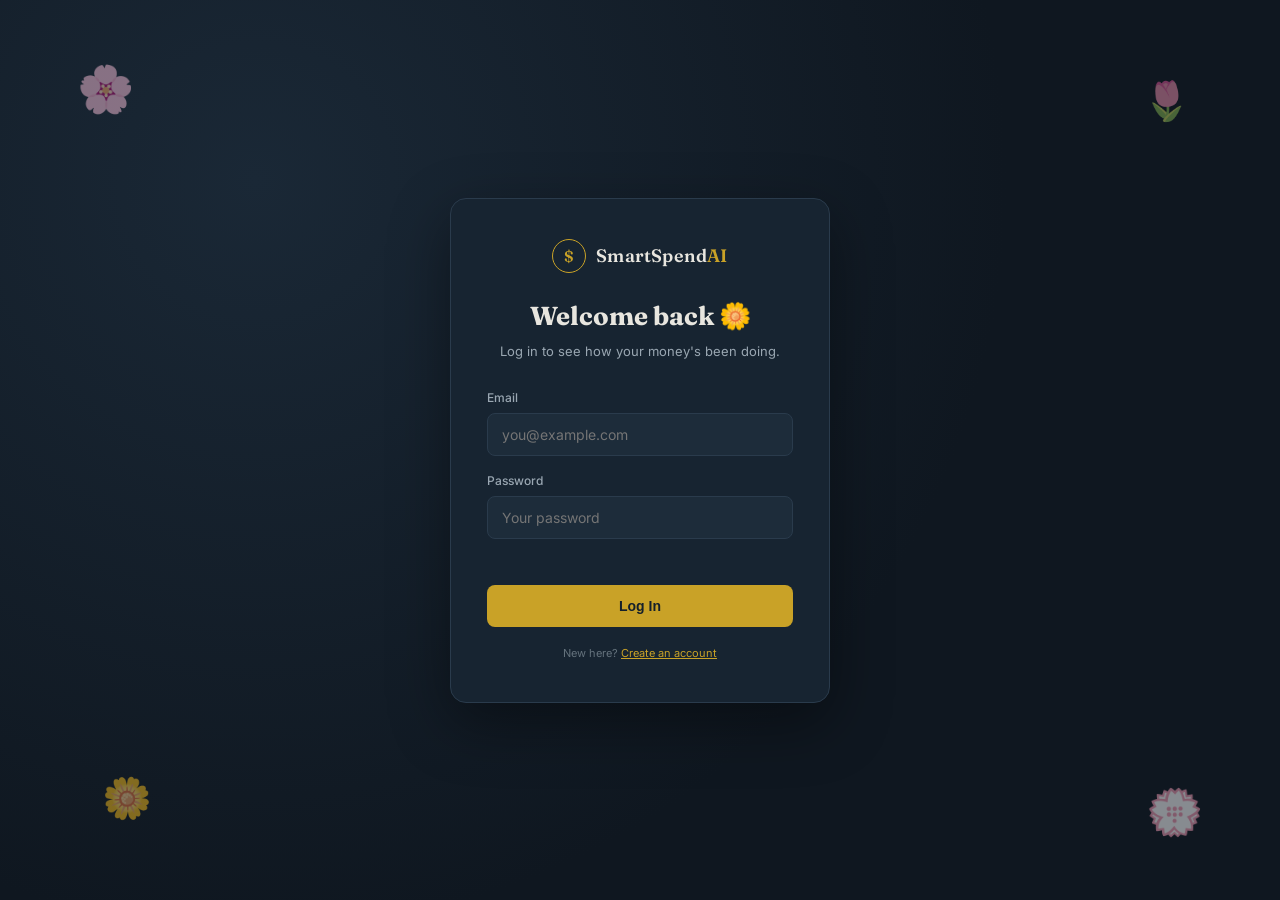
<file: login.html>
<!DOCTYPE html>
<html lang="en">
<head>
  <meta charset="UTF-8" />
  <meta name="viewport" content="width=device-width, initial-scale=1.0" />
  <title>SmartSpend AI — Welcome</title>

  <link rel="preconnect" href="https://fonts.googleapis.com">
  <link href="https://fonts.googleapis.com/css2?family=Fraunces:opsz,wght@9..144,400;9..144,600;9..144,700&family=Inter:wght@400;500;600;700&display=swap" rel="stylesheet">

  <link rel="stylesheet" href="css/style.css" />
  <link rel="stylesheet" href="css/auth.css" />
</head>
<body class="auth-body">

  <div class="auth-page">
    <span class="deco-flower deco-tl">🌸</span>
    <span class="deco-flower deco-tr">🌷</span>
    <span class="deco-flower deco-bl">🌼</span>
    <span class="deco-flower deco-br">💮</span>

    <div class="auth-card">
      <div class="auth-brand">
        <span class="brand-mark">$</span>
        <span class="brand-name">SmartSpend<em>AI</em></span>
      </div>

      <h1 class="auth-welcome">Welcome back 🌼</h1>
      <p class="auth-sub">Log in to see how your money's been doing.</p>

      <form id="loginForm" class="auth-form">
        <label>Email
          <input type="email" id="loginEmail" placeholder="you@example.com" required />
        </label>
        <label>Password
          <input type="password" id="loginPassword" placeholder="Your password" required />
        </label>
        <p class="auth-error" id="loginError"></p>
        <button type="submit" class="btn-auth-submit">Log In</button>
      </form>

      <p class="auth-footnote">New here? <a href="onboarding.html" class="auth-link">Create an account</a></p>
    </div>
  </div>

  <div class="flower-rain" id="flowerRain"></div>

  <script src="js/auth.js"></script>
</body>
</html>
</file>
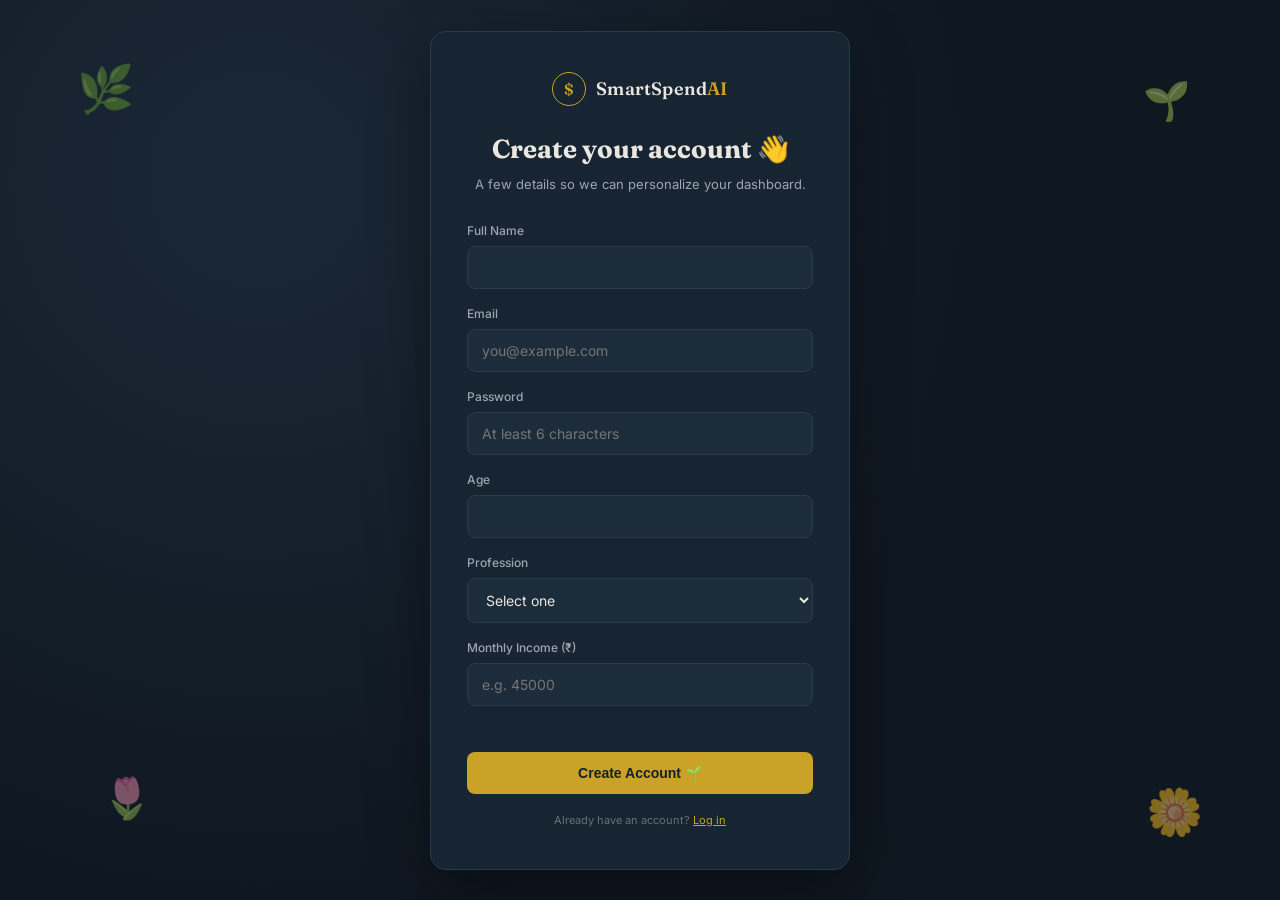
<file: onboarding.html>
<!DOCTYPE html>
<html lang="en">
<head>
  <meta charset="UTF-8" />
  <meta name="viewport" content="width=device-width, initial-scale=1.0" />
  <title>SmartSpend AI — Create Account</title>

  <link rel="preconnect" href="https://fonts.googleapis.com">
  <link href="https://fonts.googleapis.com/css2?family=Fraunces:opsz,wght@9..144,400;9..144,600;9..144,700&family=Inter:wght@400;500;600;700&display=swap" rel="stylesheet">

  <link rel="stylesheet" href="css/style.css" />
  <link rel="stylesheet" href="css/auth.css" />
</head>
<body class="auth-body">

  <div class="auth-page">
    <span class="deco-flower deco-tl">🌿</span>
    <span class="deco-flower deco-tr">🌱</span>
    <span class="deco-flower deco-bl">🌷</span>
    <span class="deco-flower deco-br">🌼</span>

    <div class="auth-card onboard-card">
      <div class="auth-brand">
        <span class="brand-mark">$</span>
        <span class="brand-name">SmartSpend<em>AI</em></span>
      </div>

      <h1 class="auth-welcome">Create your account 👋</h1>
      <p class="auth-sub">A few details so we can personalize your dashboard.</p>

      <form id="onboardingForm" class="auth-form">
        <label>Full Name
          <input type="text" id="obName" required />
        </label>
        <label>Email
          <input type="email" id="obEmail" placeholder="you@example.com" required />
        </label>
        <label>Password
          <input type="password" id="obPassword" placeholder="At least 6 characters" required minlength="6" />
        </label>
        <label>Age
          <input type="number" id="obAge" min="13" max="100" required />
        </label>
        <label>Profession
          <select id="obProfession" required>
            <option value="">Select one</option>
            <option>Student</option>
            <option>Salaried Employee</option>
            <option>Freelancer</option>
            <option>Business Owner</option>
            <option>Other</option>
          </select>
        </label>
        <label>Monthly Income (₹)
          <input type="number" id="obIncome" min="0" step="500" placeholder="e.g. 45000" required />
        </label>
        <p class="auth-error" id="onboardError"></p>
        <button type="submit" class="btn-auth-submit">Create Account 🌱</button>
      </form>

      <p class="auth-footnote">Already have an account? <a href="login.html" class="auth-link">Log in</a></p>
    </div>
  </div>

  <div class="flower-rain" id="flowerRain"></div>

  <script src="js/auth.js"></script>
  <script src="js/onboarding.js"></script>
</body>
</html>
</file>
<file: css/style.css>
/* ============================================
   SMARTSPEND AI — DESIGN TOKENS
   ============================================ */
:root {
  --bg: #0F1720;
  --surface: #172431;
  --surface-raised: #1D2C3A;
  --border: #2A3B4C;
  --text: #E8E6DF;
  --text-dim: #9AA7B2;
  --text-faint: #64727C;
  --gold: #C9A227;
  --gold-dim: #8A7020;
  --teal: #4FA79A;
  --brick: #C1553C;

  --font-display: 'Fraunces', serif;
  --font-body: 'Inter', sans-serif;
  --font-mono: 'IBM Plex Mono', monospace;

  --sidebar-w: 240px;
  --radius: 10px;
}

* { box-sizing: border-box; margin: 0; padding: 0; }

body {
  background: var(--bg);
  color: var(--text);
  font-family: var(--font-body);
  font-size: 15px;
  line-height: 1.5;
}

a { color: inherit; text-decoration: none; }

/* ============================================
   APP LAYOUT
   ============================================ */
.app {
  display: grid;
  grid-template-columns: var(--sidebar-w) 1fr;
  min-height: 100vh;
}

/* ============================================
   SIDEBAR
   ============================================ */
.sidebar {
  background: var(--surface);
  border-right: 1px solid var(--border);
  padding: 28px 20px;
  display: flex;
  flex-direction: column;
  gap: 36px;
  animation: fade-slide-up 0.4s ease both;
}

.brand {
  display: flex;
  align-items: center;
  gap: 10px;
}

.brand-mark {
  width: 34px;
  height: 34px;
  border: 1px solid var(--gold);
  border-radius: 50%;
  display: flex;
  align-items: center;
  justify-content: center;
  font-family: var(--font-display);
  font-weight: 600;
  color: var(--gold);
  font-size: 16px;
}

.brand-name {
  font-family: var(--font-display);
  font-size: 18px;
  font-weight: 600;
  letter-spacing: 0.2px;
}
.brand-name em { font-style: normal; color: var(--gold); }

.nav { display: flex; flex-direction: column; gap: 4px; }

.nav-item {
  padding: 10px 12px;
  border-radius: 8px;
  font-size: 14px;
  color: var(--text-dim);
  font-weight: 500;
  transition: background 0.15s ease, color 0.15s ease;
  cursor: pointer;
}

.nav-item:hover { background: var(--surface-raised); color: var(--text); }

.nav-item.active {
  background: var(--surface-raised);
  color: var(--gold);
  box-shadow: inset 2px 0 0 var(--gold);
}

.sidebar-footer {
  margin-top: auto;
  padding-top: 20px;
  border-top: 1px solid var(--border);
  display: flex;
  flex-direction: column;
  gap: 2px;
}

.user-tag { font-size: 14px; font-weight: 600; }
.user-sub { font-size: 12px; color: var(--text-faint); font-family: var(--font-mono); }

.logout-btn {
  margin-top: 10px;
  background: none;
  border: 1px solid var(--border);
  color: var(--text-faint);
  font-size: 12px;
  padding: 7px 10px;
  border-radius: 6px;
  cursor: pointer;
  font-family: var(--font-body);
  transition: border-color 0.15s ease, color 0.15s ease;
}
.logout-btn:hover { border-color: var(--brick); color: var(--brick); }

/* ============================================
   MAIN
   ============================================ */
.main {
  padding: 28px 32px 60px;
  display: flex;
  flex-direction: column;
  gap: 24px;
}

/* ============================================
   TOP BAR
   ============================================ */
.top-bar {
  display: flex;
  align-items: center;
  justify-content: space-between;
  animation: fade-slide-up 0.4s ease both;
}

.page-title { font-family: var(--font-display); font-size: 22px; font-weight: 600; }

.top-bar-actions { display: flex; gap: 10px; }

.btn-add-expense {
  background: var(--gold);
  color: #14202B;
  border: none;
  padding: 10px 18px;
  border-radius: 8px;
  font-weight: 600;
  font-size: 13px;
  cursor: pointer;
  transition: transform 0.15s ease, box-shadow 0.15s ease;
}
.btn-add-expense:hover { transform: translateY(-2px); box-shadow: 0 6px 16px rgba(201,162,39,0.3); }

.btn-sample-data {
  background: none;
  border: 1px solid var(--border);
  color: var(--text-dim);
  padding: 10px 16px;
  border-radius: 8px;
  font-weight: 500;
  font-size: 13px;
  cursor: pointer;
  transition: border-color 0.15s ease, color 0.15s ease;
}
.btn-sample-data:hover { border-color: var(--gold-dim); color: var(--gold); }

/* ============================================
   VIEW ROUTING
   ============================================ */
.view { display: none; flex-direction: column; gap: 24px; }
.view.active { display: flex; animation: fade-slide-up 0.35s ease both; }

/* ============================================
   MULTI-SELECT CATEGORY FILTER (Expenses view)
   ============================================ */
.multi-filter { position: relative; }

.filter-select {
  background: var(--surface-raised);
  border: 1px solid var(--border);
  color: var(--text-dim);
  font-size: 12px;
  padding: 7px 12px;
  border-radius: 20px;
  font-family: var(--font-body);
  outline: none;
  cursor: pointer;
}
.filter-select:hover { border-color: var(--gold-dim); color: var(--gold); }

.filter-dropdown {
  display: none;
  position: absolute;
  top: calc(100% + 6px);
  right: 0;
  background: var(--surface-raised);
  border: 1px solid var(--border);
  border-radius: 10px;
  padding: 10px;
  min-width: 200px;
  max-height: 280px;
  overflow-y: auto;
  z-index: 50;
  box-shadow: 0 10px 30px rgba(0,0,0,0.4);
}

.filter-dropdown.open { display: block; }

.filter-option {
  display: flex;
  align-items: center;
  gap: 8px;
  padding: 6px 4px;
  font-size: 13px;
  cursor: pointer;
  border-radius: 6px;
}
.filter-option:hover { background: rgba(255,255,255,0.04); }
.filter-option input { accent-color: var(--gold); cursor: pointer; }

.filter-dropdown-footer {
  display: flex;
  justify-content: space-between;
  border-top: 1px solid var(--border);
  margin-top: 8px;
  padding-top: 8px;
}

.filter-clear-btn {
  background: none;
  border: none;
  color: var(--text-faint);
  font-size: 11px;
  cursor: pointer;
}
.filter-clear-btn:hover { color: var(--gold); }

/* ============================================
   EXPENSE TABLE
   ============================================ */
.expense-table { display: flex; flex-direction: column; }

.expense-row {
  display: grid;
  grid-template-columns: 2fr 1.2fr 1fr 1fr;
  gap: 12px;
  padding: 12px 4px;
  border-bottom: 1px solid var(--border);
  font-size: 13px;
  align-items: center;
}
.expense-row:last-child { border-bottom: none; }

.expense-row-head {
  color: var(--text-faint);
  font-size: 11px;
  text-transform: uppercase;
  letter-spacing: 0.5px;
  font-weight: 600;
}

.expense-row .amt-pos { color: var(--teal); font-family: var(--font-mono); }
.expense-row .amt-neg { color: var(--brick); font-family: var(--font-mono); }
.mono-date { font-family: var(--font-mono); color: var(--text-dim); font-size: 12px; }

/* ============================================
   REPORT GRID
   ============================================ */
.report-grid { display: grid; grid-template-columns: repeat(3, 1fr); gap: 16px; }

.report-stat {
  background: var(--surface-raised);
  border: 1px solid var(--border);
  border-radius: var(--radius);
  padding: 18px;
  display: flex;
  flex-direction: column;
  gap: 6px;
}
.report-stat .stat-value { font-size: 22px; }

/* ============================================
   LEDGER TAPE
   ============================================ */
.ledger-tape {
  background: var(--surface);
  border: 1px solid var(--border);
  border-radius: var(--radius);
  padding: 14px 20px;
  font-family: var(--font-mono);
  font-size: 13px;
  color: var(--text-dim);
  display: flex;
  align-items: center;
  gap: 24px;
  overflow-x: auto;
  white-space: nowrap;
  position: relative;
}
.ledger-tape::before {
  content: "LIVE LEDGER";
  color: var(--gold);
  font-weight: 500;
  letter-spacing: 1.5px;
  font-size: 11px;
  padding-right: 16px;
  border-right: 1px solid var(--border);
}
.ledger-entry { display: inline-flex; gap: 6px; align-items: baseline; }
.ledger-entry .amt-pos { color: var(--teal); }
.ledger-entry .amt-neg { color: var(--brick); }

/* ============================================
   STAT CARDS
   ============================================ */
.stat-row { display: grid; grid-template-columns: repeat(4, 1fr); gap: 16px; }

.stat-card {
  background: var(--surface);
  border: 1px solid var(--border);
  border-radius: var(--radius);
  padding: 20px;
  display: flex;
  flex-direction: column;
  gap: 6px;
  transition: transform 0.2s ease, box-shadow 0.2s ease, border-color 0.2s ease;
}
.stat-card:hover { transform: translateY(-3px); box-shadow: 0 10px 24px rgba(0,0,0,0.3); border-color: var(--gold-dim); }

.stat-card:nth-child(1) { animation: fade-slide-up 0.4s ease 0.05s both; }
.stat-card:nth-child(2) { animation: fade-slide-up 0.4s ease 0.1s both; }
.stat-card:nth-child(3) { animation: fade-slide-up 0.4s ease 0.15s both; }
.stat-card:nth-child(4) { animation: fade-slide-up 0.4s ease 0.2s both; }

.stat-label { font-size: 12px; color: var(--text-faint); text-transform: uppercase; letter-spacing: 0.6px; font-weight: 500; }
.stat-value { font-family: var(--font-display); font-size: 28px; font-weight: 600; }
.stat-value.positive { color: var(--teal); }
.stat-value.negative { color: var(--brick); }
.stat-value.gold { color: var(--gold); }
.stat-sub { font-size: 12px; color: var(--text-dim); font-family: var(--font-mono); }

.growth-sprout { font-size: 20px; display: inline-block; transition: transform 0.3s ease; }
.stat-card:hover .growth-sprout { transform: scale(1.2) rotate(-5deg); }

/* ============================================
   PANELS
   ============================================ */
.charts-grid { display: grid; grid-template-columns: 1.5fr 1fr; gap: 16px; }

.panel {
  background: var(--surface);
  border: 1px solid var(--border);
  border-radius: var(--radius);
  padding: 20px;
  display: flex;
  flex-direction: column;
  gap: 14px;
  transition: transform 0.2s ease, box-shadow 0.2s ease, border-color 0.2s ease;
}
.panel:hover { transform: translateY(-3px); box-shadow: 0 10px 24px rgba(0,0,0,0.3); border-color: var(--gold-dim); }

.panel canvas { max-height: 260px; }
.panel-head { display: flex; align-items: center; justify-content: space-between; }
.panel-head h3 { font-family: var(--font-display); font-size: 16px; font-weight: 600; }

.panel-tag {
  font-family: var(--font-mono);
  font-size: 11px;
  color: var(--text-faint);
  border: 1px solid var(--border);
  padding: 3px 8px;
  border-radius: 20px;
}
.panel-tag-ai { color: var(--gold); border-color: var(--gold-dim); }

/* ============================================
   BUDGET LIST
   ============================================ */
.budget-list { display: flex; flex-direction: column; gap: 14px; }
.budget-row { display: flex; flex-direction: column; gap: 6px; }
.budget-row-top { display: flex; justify-content: space-between; font-size: 13px; }
.budget-cat { font-weight: 600; }
.budget-row:hover .budget-cat { color: var(--gold); transition: color 0.15s ease; }
.budget-nums { font-family: var(--font-mono); color: var(--text-dim); font-size: 12px; }

.budget-bar-track { height: 6px; background: var(--surface-raised); border-radius: 4px; overflow: hidden; }
.budget-bar-fill { height: 100%; border-radius: 4px; background: var(--teal); transition: width 0.4s ease; }
.budget-bar-fill.warning { background: var(--gold); }
.budget-bar-fill.danger { background: var(--brick); }

.cat-emoji { font-size: 15px; margin-right: 6px; }

/* ============================================
   AI INSIGHT PANEL
   ============================================ */
.panel-ai {
  background: linear-gradient(180deg, var(--surface) 0%, #1A2836 100%);
  border-color: var(--gold-dim);
}
.ai-insight-body { font-size: 14px; color: var(--text-dim); line-height: 1.7; }
.ai-insight-body strong { color: var(--gold); }
.ai-insight-body .neg { color: var(--brick); font-weight: 600; }
.ai-insight-body .pos { color: var(--teal); font-weight: 600; }

@keyframes ai-pulse {
  0%   { box-shadow: 0 0 0 0 rgba(201, 162, 39, 0.35); }
  70%  { box-shadow: 0 0 0 10px rgba(201, 162, 39, 0); }
  100% { box-shadow: 0 0 0 0 rgba(201, 162, 39, 0); }
}
.panel-ai.pulse { animation: ai-pulse 1.2s ease-out; }

/* ============================================
   CHAT WIDGET
   ============================================ */
.chat-widget { position: fixed; bottom: 24px; right: 24px; z-index: 100; }

.chat-toggle {
  background: var(--gold);
  color: #14202B;
  border: none;
  padding: 12px 18px;
  border-radius: 30px;
  font-weight: 600;
  font-size: 13px;
  cursor: pointer;
  box-shadow: 0 4px 16px rgba(0,0,0,0.35);
}

@keyframes chat-bounce {
  0%, 100% { transform: translateY(0); }
  50% { transform: translateY(-4px); }
}
.chat-toggle.attention { animation: chat-bounce 1.6s ease-in-out 2; }

.chat-panel {
  display: none;
  position: absolute;
  bottom: 60px;
  right: 0;
  width: 320px;
  height: 420px;
  background: var(--surface);
  border: 1px solid var(--border);
  border-radius: var(--radius);
  flex-direction: column;
  overflow: hidden;
  box-shadow: 0 8px 30px rgba(0,0,0,0.4);
}
.chat-panel.open { display: flex; }

.chat-head {
  padding: 12px 16px;
  background: var(--surface-raised);
  display: flex;
  justify-content: space-between;
  align-items: center;
  font-weight: 600;
  font-size: 13px;
}
.chat-close { background: none; border: none; color: var(--text-dim); font-size: 18px; cursor: pointer; }

.chat-messages {
  flex: 1;
  padding: 12px 16px;
  overflow-y: auto;
  display: flex;
  flex-direction: column;
  gap: 10px;
  font-size: 13px;
}

.msg { padding: 8px 12px; border-radius: 8px; max-width: 85%; line-height: 1.4; }
.msg-user { align-self: flex-end; background: var(--gold-dim); color: #fff; }
.msg-ai { align-self: flex-start; background: var(--surface-raised); color: var(--text); }

.chat-input-row { display: flex; border-top: 1px solid var(--border); }
.chat-input-row input { flex: 1; background: none; border: none; padding: 12px; color: var(--text); font-size: 13px; outline: none; }
.chat-input-row button { background: none; border: none; color: var(--gold); font-weight: 600; padding: 0 16px; cursor: pointer; }

/* ============================================
   MODAL (Add Expense)
   ============================================ */
.modal-overlay {
  display: none;
  position: fixed;
  inset: 0;
  background: rgba(0,0,0,0.55);
  z-index: 200;
  align-items: center;
  justify-content: center;
}
.modal-overlay.open { display: flex; }

.modal {
  background: var(--surface);
  border: 1px solid var(--border);
  border-radius: var(--radius);
  padding: 24px;
  width: 380px;
  max-width: 90vw;
  box-shadow: 0 20px 60px rgba(0,0,0,0.5);
  animation: modal-pop 0.2s ease;
}
@keyframes modal-pop {
  from { transform: scale(0.95); opacity: 0; }
  to   { transform: scale(1); opacity: 1; }
}

.modal-head { display: flex; justify-content: space-between; align-items: center; margin-bottom: 16px; }
.modal-head h3 { font-family: var(--font-display); font-size: 18px; }

.expense-form { display: flex; flex-direction: column; gap: 14px; }
.expense-form label { display: flex; flex-direction: column; gap: 6px; font-size: 12px; color: var(--text-dim); font-weight: 500; }

.expense-form input, .expense-form select {
  background: var(--surface-raised);
  border: 1px solid var(--border);
  border-radius: 6px;
  padding: 10px 12px;
  color: var(--text);
  font-size: 14px;
  font-family: var(--font-body);
  outline: none;
}
.expense-form input:focus, .expense-form select:focus { border-color: var(--gold); }

.btn-submit-expense {
  background: var(--gold);
  color: #14202B;
  border: none;
  padding: 12px;
  border-radius: 8px;
  font-weight: 600;
  cursor: pointer;
  margin-top: 4px;
}
.btn-submit-expense:hover { filter: brightness(1.08); }

/* ============================================
   TOAST
   ============================================ */
.toast {
  position: fixed;
  bottom: 24px;
  left: 24px;
  background: var(--surface-raised);
  border: 1px solid var(--teal);
  color: var(--text);
  padding: 12px 18px;
  border-radius: 8px;
  font-size: 13px;
  z-index: 300;
  opacity: 0;
  transform: translateY(10px);
  transition: opacity 0.25s ease, transform 0.25s ease;
}
.toast.show { opacity: 1; transform: translateY(0); }

/* ============================================
   EMPTY STATES
   ============================================ */
.empty-state { text-align: center; padding: 24px 12px; color: var(--text-faint); font-size: 13px; }
.empty-state .empty-emoji { font-size: 28px; display: block; margin-bottom: 8px; }

/* ============================================
   PAGE LOAD ANIMATION
   ============================================ */
@keyframes fade-slide-up {
  from { opacity: 0; transform: translateY(14px); }
  to   { opacity: 1; transform: translateY(0); }
}

@media (prefers-reduced-motion: reduce) {
  * { animation: none !important; transition: none !important; }
}

/* ============================================
   AUTH PAGES (Login / Onboarding)
   ============================================ */
.auth-body {
  margin: 0;
  min-height: 100vh;
  background: radial-gradient(circle at 20% 20%, #1A2836 0%, var(--bg) 60%);
  display: flex;
  align-items: center;
  justify-content: center;
  position: relative;
  overflow: hidden;
}

.auth-page {
  position: relative;
  width: 100%;
  height: 100vh;
  display: flex;
  align-items: center;
  justify-content: center;
}

.deco-flower {
  position: absolute;
  font-size: 46px;
  opacity: 0.5;
  filter: saturate(0.85);
  animation: sway 6s ease-in-out infinite;
}
.deco-tl { top: 6%; left: 6%; animation-delay: 0s; }
.deco-tr { top: 8%; right: 7%; animation-delay: 1.2s; font-size: 38px; }
.deco-bl { bottom: 8%; left: 8%; animation-delay: 0.6s; font-size: 40px; }
.deco-br { bottom: 6%; right: 6%; animation-delay: 1.8s; }

@keyframes sway {
  0%, 100% { transform: rotate(-6deg) translateY(0); }
  50%      { transform: rotate(6deg) translateY(-8px); }
}

.auth-card {
  position: relative;
  z-index: 2;
  background: var(--surface);
  border: 1px solid var(--border);
  border-radius: 16px;
  padding: 40px 36px;
  width: 380px;
  max-width: 90vw;
  box-shadow: 0 20px 60px rgba(0,0,0,0.4);
  animation: fade-slide-up 0.5s ease both;
}
.onboard-card { width: 420px; }

.auth-brand { display: flex; align-items: center; gap: 10px; justify-content: center; margin-bottom: 24px; }
.auth-welcome { font-family: var(--font-display); font-size: 26px; text-align: center; margin-bottom: 6px; }
.auth-sub { text-align: center; color: var(--text-dim); font-size: 13px; margin-bottom: 28px; }

.auth-form { display: flex; flex-direction: column; gap: 16px; }
.auth-form label { display: flex; flex-direction: column; gap: 6px; font-size: 12px; color: var(--text-dim); font-weight: 500; }

.auth-form input, .auth-form select {
  background: var(--surface-raised);
  border: 1px solid var(--border);
  border-radius: 8px;
  padding: 12px 14px;
  color: var(--text);
  font-size: 14px;
  font-family: var(--font-body);
  outline: none;
}
.auth-form input:focus, .auth-form select:focus { border-color: var(--gold); }

.btn-auth-submit {
  background: var(--gold);
  color: #14202B;
  border: none;
  padding: 13px;
  border-radius: 8px;
  font-weight: 600;
  font-size: 14px;
  cursor: pointer;
  margin-top: 6px;
  transition: transform 0.15s ease, box-shadow 0.15s ease;
}
.btn-auth-submit:hover { transform: translateY(-2px); box-shadow: 0 8px 20px rgba(201,162,39,0.3); }
.btn-auth-submit:disabled { opacity: 0.7; cursor: default; transform: none; }

.auth-footnote { text-align: center; font-size: 11px; color: var(--text-faint); margin-top: 18px; }
.auth-link { color: var(--gold); text-decoration: underline; }
.auth-error { color: var(--brick); font-size: 12px; min-height: 14px; margin-top: -6px; }

/* ============================================
   SPLIT EXPENSE
   ============================================ */
.checkbox-label { flex-direction: row !important; align-items: center; gap: 8px !important; cursor: pointer; }
.checkbox-label input { accent-color: var(--gold); cursor: pointer; }
.hidden { display: none !important; }

.split-wrap {
  display: flex; flex-direction: column; gap: 8px;
  background: var(--surface-raised); border: 1px solid var(--border);
  border-radius: 8px; padding: 12px;
}
.split-label { font-size: 12px; color: var(--text-dim); font-weight: 500; }
.split-checkbox-list { display: flex; flex-direction: column; gap: 6px; max-height: 160px; overflow-y: auto; }
.split-checkbox-list label { display: flex; align-items: center; gap: 8px; font-size: 13px; color: var(--text); cursor: pointer; }
.split-checkbox-list input { accent-color: var(--gold); cursor: pointer; }
.split-preview {
  font-family: var(--font-mono); font-size: 12px; color: var(--gold);
  border-top: 1px solid var(--border); padding-top: 8px; line-height: 1.6;
}

/* ============================================
   FLOWER RAIN
   ============================================ */
.flower-rain { position: fixed; inset: 0; pointer-events: none; z-index: 500; overflow: hidden; }
.falling-flower { position: absolute; top: -60px; font-size: 26px; animation: fall linear forwards; }

@keyframes fall {
  from { transform: translateY(0) rotate(0deg); opacity: 1; }
  to   { transform: translateY(110vh) rotate(360deg); opacity: 0.9; }
}

/* ============================================
   RESPONSIVE
   ============================================ */
@media (max-width: 1000px) {
  .stat-row { grid-template-columns: repeat(2, 1fr); }
  .charts-grid { grid-template-columns: 1fr; }
  .report-grid { grid-template-columns: repeat(2, 1fr); }
}

@media (max-width: 700px) {
  .app { grid-template-columns: 1fr; }
  .sidebar { display: none; }
  .stat-row { grid-template-columns: 1fr; }
  .report-grid { grid-template-columns: 1fr; }
  .expense-row { grid-template-columns: 1.5fr 1fr 1fr; }
  .expense-row span:nth-child(3) { display: none; }
}
/* ==========================================================
   SMARTSPEND AI — DEMO MODE
   ========================================================== */

.demo-banner{
    display:flex;
    align-items:center;
    gap:12px;

    padding:14px 18px;
    margin-top:-10px;

    background:linear-gradient(90deg,#2b2310,#3a2d0d);

    border:1px solid rgba(201,162,39,.45);
    border-left:5px solid var(--gold);

    border-radius:12px;

    color:#f8f4df;

    font-size:14px;
    font-weight:500;

    animation:demoSlide .35s ease;
}

.demo-banner strong{
    color:var(--gold);
}

@keyframes demoSlide{

    from{
        opacity:0;
        transform:translateY(-10px);
    }

    to{
        opacity:1;
        transform:translateY(0);
    }

}

.demo-badge{

    display:inline-flex;
    align-items:center;
    justify-content:center;

    margin-left:12px;

    padding:3px 10px;

    border-radius:999px;

    background:linear-gradient(135deg,#d7b23b,#a87d0d);

    color:#0f1720;

    font-size:11px;

    font-weight:700;

    letter-spacing:1px;

    box-shadow:
        0 0 12px rgba(201,162,39,.45);

    animation:demoPulse 2s infinite;

}

@keyframes demoPulse{

    0%{
        transform:scale(1);
    }

    50%{
        transform:scale(1.08);
    }

    100%{
        transform:scale(1);
    }

}

.btn-sample-data.demo-active{

    background:var(--gold);

    color:#101820;

    border-color:var(--gold);

    font-weight:700;

    box-shadow:0 10px 25px rgba(201,162,39,.28);

}

.btn-sample-data.demo-active:hover{

    transform:translateY(-2px);

    filter:brightness(1.05);

}

.btn-add-expense:disabled{

    background:#4a5662;

    color:#a8b2bb;

    cursor:not-allowed;

    border:none;

    opacity:.75;

    box-shadow:none;

}

.btn-add-expense:disabled:hover{

    transform:none;

    box-shadow:none;

}

.demo-lock{

    display:inline-flex;

    align-items:center;

    gap:6px;

    margin-left:8px;

    color:var(--gold);

    font-size:12px;

}

body.demo-mode{

    --surface:#192634;

}

body.demo-mode .panel{

    border-color:rgba(201,162,39,.18);

}

body.demo-mode .stat-card{

    border-color:rgba(201,162,39,.18);

}

body.demo-mode .sidebar{

    border-right:1px solid rgba(201,162,39,.18);

}

body.demo-mode .brand-mark{

    box-shadow:0 0 12px rgba(201,162,39,.25);

}
.btn-sample-data:disabled {
    opacity: 0.6;
    cursor: not-allowed;
    transform: none;
}

.btn-sample-data:disabled:hover {
    border-color: var(--border);
    color: var(--text-dim);
}
/* ===================================================
   SMARTSPEND AI NOTIFICATION CENTER
=================================================== */

.notification-btn{

position:relative;

width:48px;

height:48px;

border:none;

border-radius:16px;

cursor:pointer;

background:#ffffff;

font-size:22px;

transition:.3s;

box-shadow:0 10px 25px rgba(0,0,0,.08);

}

.notification-btn:hover{

transform:translateY(-2px);

box-shadow:0 15px 35px rgba(0,0,0,.15);

}

.notification-count{

position:absolute;

top:-6px;

right:-6px;

background:#e63946;

color:white;

width:22px;

height:22px;

border-radius:50%;

display:flex;

align-items:center;

justify-content:center;

font-size:12px;

font-weight:700;

box-shadow:0 4px 12px rgba(0,0,0,.2);

}

.notification-panel{

position:fixed;

top:90px;

right:30px;

width:380px;

max-height:600px;

overflow-y:auto;

background:#ffffff;

border-radius:24px;

box-shadow:0 30px 80px rgba(0,0,0,.18);

padding:20px;

display:none;

z-index:99999;

animation:fadeIn .25s ease;

}

.notification-panel.open{

display:block;

}

.notification-header{

display:flex;

justify-content:space-between;

align-items:center;

margin-bottom:20px;

}

.notification-header h3{

margin:0;

font-size:20px;

}

.notification-header button{

background:#4FA79A;

color:white;

border:none;

padding:8px 16px;

border-radius:10px;

cursor:pointer;

transition:.25s;

}

.notification-header button:hover{

background:#3a8c81;

}
/* ===================================================
   NOTIFICATION CARDS
=================================================== */

.notification-list{

display:flex;

flex-direction:column;

gap:14px;

}

.notification-empty{

text-align:center;

color:#888;

padding:40px 0;

font-size:15px;

}

.notification-item{

background:#f9fafb;

border-left:5px solid #4FA79A;

padding:16px;

border-radius:16px;

transition:.25s;

cursor:pointer;

box-shadow:0 5px 15px rgba(0,0,0,.05);

animation:slideNotification .3s ease;

}

.notification-item:hover{

transform:translateY(-3px);

box-shadow:0 12px 28px rgba(0,0,0,.12);

}

.notification-title{

font-size:16px;

font-weight:700;

margin-bottom:8px;

}

.notification-message{

font-size:14px;

line-height:1.6;

color:#444;

}

.notification-time{

margin-top:12px;

font-size:12px;

color:#888;

}

.notification-item.success{

border-left-color:#4FA79A;

}

.notification-item.warning{

border-left-color:#F4B400;

}

.notification-item.danger{

border-left-color:#E53935;

}

.notification-item.info{

border-left-color:#4285F4;

}

.notification-item.funny{

border-left-color:#9C27B0;

background:#fff8ff;

}
/* ===================================================
   ANIMATIONS
=================================================== */

@keyframes fadeIn{

from{

opacity:0;

transform:translateY(-15px);

}

to{

opacity:1;

transform:translateY(0);

}

}

@keyframes slideNotification{

from{

opacity:0;

transform:translateX(40px);

}

to{

opacity:1;

transform:translateX(0);

}

}

@keyframes bellShake{

0%{transform:rotate(0deg);}
20%{transform:rotate(12deg);}
40%{transform:rotate(-12deg);}
60%{transform:rotate(10deg);}
80%{transform:rotate(-10deg);}
100%{transform:rotate(0deg);}

}

.notification-btn.new{

animation:bellShake .7s;

}
/* ===================================================
   MOBILE
=================================================== */

@media(max-width:768px){

.notification-panel{

left:15px;

right:15px;

width:auto;

top:75px;

max-height:70vh;

}

.notification-btn{

width:42px;

height:42px;

font-size:18px;

}

.notification-count{

width:20px;

height:20px;

font-size:11px;

}

}
/* ============================================
SMARTSPEND AI CARDS
============================================ */

.stat-card{

background:#fff;

border-radius:18px;

padding:22px;

box-shadow:0 10px 30px rgba(0,0,0,.08);

display:flex;

flex-direction:column;

gap:10px;

transition:.3s;

min-height:170px;

}

.stat-card:hover{

transform:translateY(-6px);

box-shadow:0 18px 40px rgba(0,0,0,.15);

}

.stat-label{

font-size:14px;

font-weight:600;

color:#777;

}

.stat-value{

font-size:30px;

font-weight:700;

color:#222;

}

.stat-sub{

font-size:13px;

line-height:1.6;

color:#666;

}

.gold{

color:#C9A227;

}

.positive{

color:#4FA79A;

}

.negative{

color:#C1553C;

}
/* ============================================
BUDGETS
============================================ */

.budget-row{

padding:18px;

margin-bottom:18px;

background:#fff;

border-radius:16px;

box-shadow:0 5px 20px rgba(0,0,0,.06);

}

.budget-row-top{

display:flex;

justify-content:space-between;

align-items:center;

margin-bottom:12px;

}

.budget-cat{

font-weight:700;

font-size:16px;

display:flex;

align-items:center;

gap:10px;

}

.cat-emoji{

font-size:22px;

}

.budget-nums{

font-weight:700;

color:#555;

}

.budget-bar-track{

height:12px;

background:#ececec;

border-radius:50px;

overflow:hidden;

}

.budget-bar-fill{

height:100%;

background:#4FA79A;

transition:.5s;

}

.budget-bar-fill.warning{

background:#C9A227;

}

.budget-bar-fill.danger{

background:#C1553C;

}
/* ============================================
EMPTY STATES
============================================ */

.empty-state{

padding:40px;

text-align:center;

background:#fff;

border-radius:18px;

color:#777;

box-shadow:0 5px 20px rgba(0,0,0,.06);

}

.empty-emoji{

display:block;

font-size:50px;

margin-bottom:15px;

}
/* ============================================
RESPONSIVE
============================================ */

@media(max-width:900px){

.stat-row{

display:grid;

grid-template-columns:1fr;

gap:18px;

}

.budget-row-top{

flex-direction:column;

align-items:flex-start;

gap:10px;

}

}
</file>
<file: css/auth.css>
/* All auth page styles (login + onboarding) now live inside style.css
   under the "AUTH PAGES" section, so both pages stay visually
   consistent with the rest of the app using the same design tokens.
   This file is kept only so the <link> tag in login.html / onboarding.html
   doesn't 404 — no styles needed here. */
</file>
